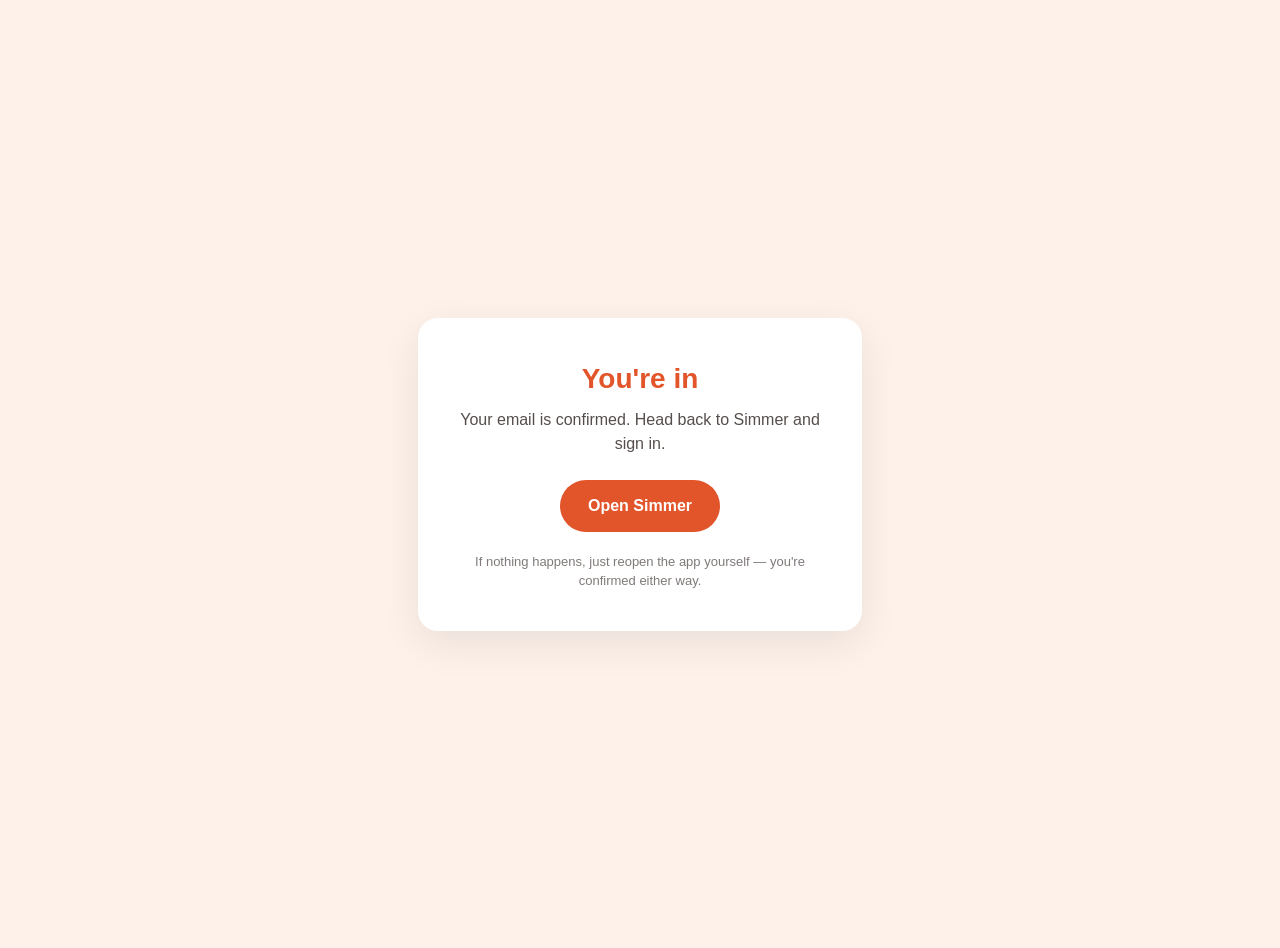
<file: confirmed/index.html>
<!doctype html>
<html lang="en">
<head>
<meta charset="utf-8">
<meta name="viewport" content="width=device-width, initial-scale=1">
<title>Simmer — email confirmed</title>
<style>
  :root { color-scheme: light dark; }
  body {
    margin: 0; min-height: 100vh; display: grid; place-items: center;
    background: #fdf1ea; color: #2c2320;
    font: 16px/1.5 -apple-system, BlinkMacSystemFont, "Segoe UI", Roboto, sans-serif;
    padding: 24px;
  }
  @media (prefers-color-scheme: dark) {
    body { background: #1a1512; color: #f3e7e0; }
    .card { background: #241d19 !important; }
  }
  .card {
    background: #fff; border-radius: 20px; padding: 40px 32px; max-width: 380px;
    text-align: center; box-shadow: 0 12px 40px rgba(0,0,0,.08);
  }
  h1 { margin: 0 0 8px; font-size: 28px; color: #e2542a; }
  p { margin: 0 0 24px; opacity: .8; }
  a.btn {
    display: inline-block; background: #e2542a; color: #fff; text-decoration: none;
    padding: 14px 28px; border-radius: 999px; font-weight: 600;
  }
  .hint { margin-top: 20px; font-size: 13px; opacity: .6; }
</style>
</head>
<body>
  <div class="card">
    <h1>You're in</h1>
    <p>Your email is confirmed. Head back to Simmer and sign in.</p>
    <a class="btn" href="simmer://auth/confirmed">Open Simmer</a>
    <div class="hint">If nothing happens, just reopen the app yourself — you're confirmed either way.</div>
  </div>
  <script>
    // On a phone this lands straight in the app. On a desktop the scheme is
    // unknown and nothing happens, which is why the page says something useful
    // on its own rather than relying on the bounce.
    if (/iPhone|iPad|Android/i.test(navigator.userAgent)) {
      setTimeout(function () { location.href = "simmer://auth/confirmed"; }, 400);
    }
  </script>
</body>
</html>
</file>
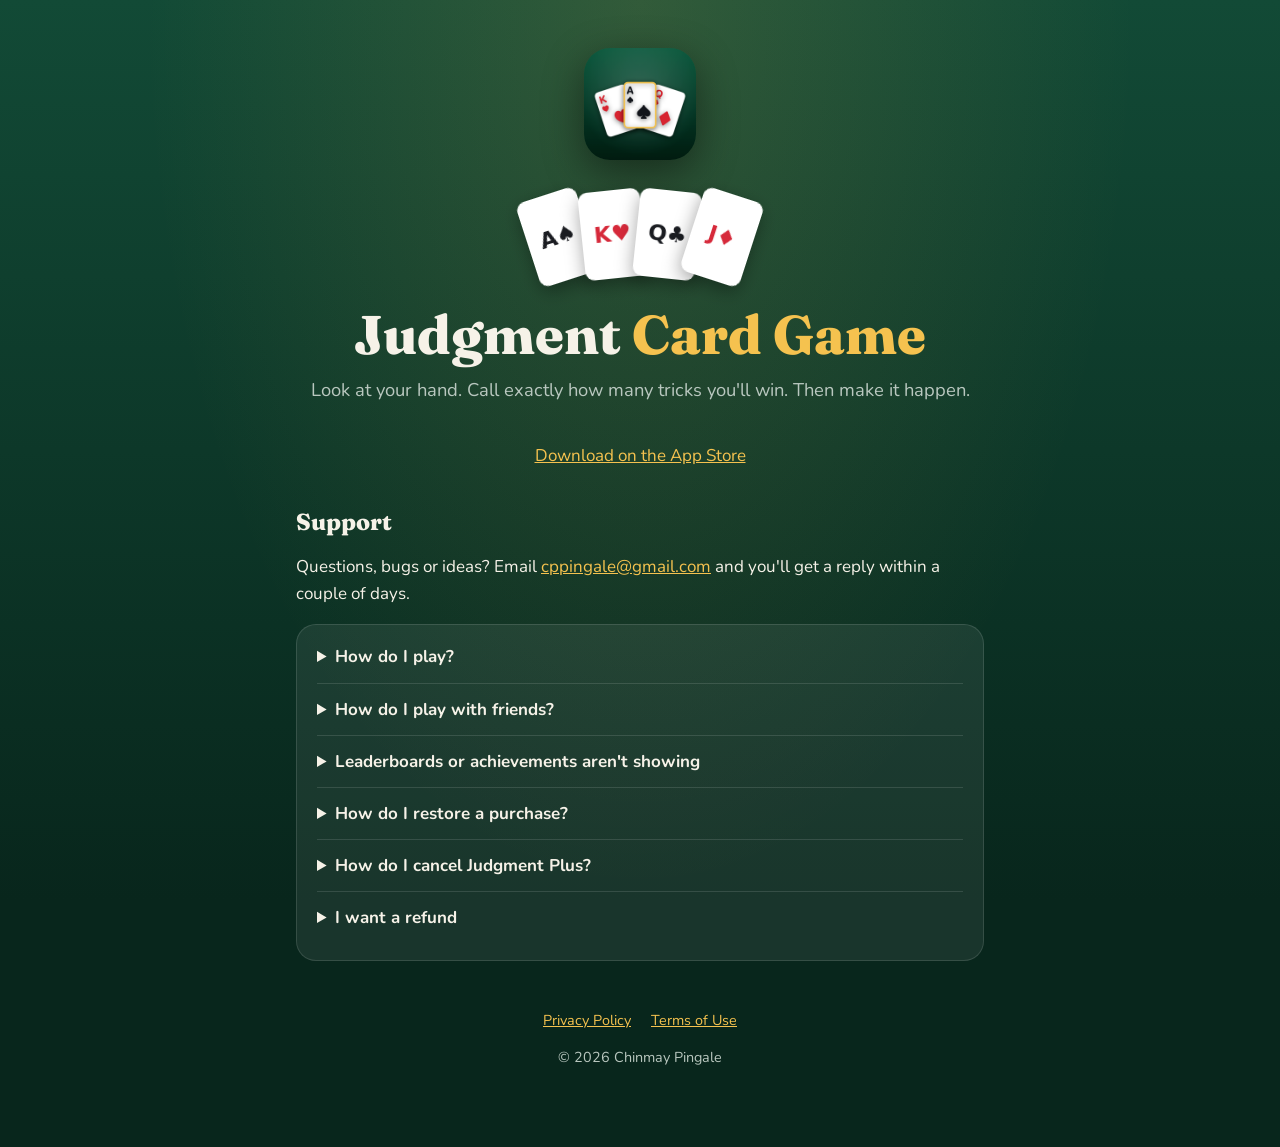
<file: judgment/index.html>
<!doctype html>
<html lang="en">
<head>
<meta charset="utf-8">
<meta name="viewport" content="width=device-width, initial-scale=1">
<meta name="description" content="Judgment is a trick-taking card game for iPhone: predict exactly how many tricks you'll win, then play to hit it. Play bots or friends online with Game Center.">
<meta name="apple-itunes-app" content="app-id=6820460762">
<title>Judgment: Card Game</title>
<link rel="icon" href="icon.png">
<link rel="preconnect" href="https://fonts.googleapis.com">
<link rel="preconnect" href="https://fonts.gstatic.com" crossorigin>
<link rel="stylesheet" href="https://fonts.googleapis.com/css2?family=Fraunces:opsz,wght@9..144,800&family=Nunito:wght@400;700&display=swap">
<link rel="stylesheet" href="style.css">
</head>
<body>
<main>
  <section class="hero">
    <img class="icon" src="icon.png" alt="Judgment app icon">
    <div class="fan" aria-hidden="true"><span>A♠</span><span class="r">K♥</span><span>Q♣</span><span class="r">J♦</span></div>
    <h1>Judgment <em>Card Game</em></h1>
    <p class="lede">Look at your hand. Call exactly how many tricks you'll win. Then make it happen.</p>
    <a class="badge" href="https://apps.apple.com/app/id6820460762">Download on the App Store</a>
  </section>

  <h2>Support</h2>
  <p>Questions, bugs or ideas? Email <a href="mailto:cppingale@gmail.com?subject=Judgment">cppingale@gmail.com</a> and you'll get a reply within a couple of days.</p>

  <div class="card">
    <details>
      <summary>How do I play?</summary>
      <p>Each round everyone bids how many tricks they'll take. Hit your bid exactly to score 10 plus your bid; miss and you score nothing. Trumps rotate spades, hearts, diamonds, clubs. The in-app How to Play walks through it with animations.</p>
    </details>
    <details>
      <summary>How do I play with friends?</summary>
      <p>Sign in to Game Center (Settings › Game Center), then tap Invite on the home screen. Friends join your lobby, and empty seats can be filled with bots.</p>
    </details>
    <details>
      <summary>Leaderboards or achievements aren't showing</summary>
      <p>They need Game Center. Sign in, open the app once, and your best score, wins, streak and XP are sent automatically.</p>
    </details>
    <details>
      <summary>How do I restore a purchase?</summary>
      <p>Open Judgment Plus or Table themes and tap Restore purchases. Purchases are tied to your Apple ID.</p>
    </details>
    <details>
      <summary>How do I cancel Judgment Plus?</summary>
      <p>Subscriptions are managed by Apple: Settings › your name › Subscriptions › Judgment. Cancel at least 24 hours before renewal to avoid the next charge. <a href="https://apps.apple.com/account/subscriptions">Manage subscriptions</a>.</p>
    </details>
    <details>
      <summary>I want a refund</summary>
      <p>Refunds are handled by Apple at <a href="https://reportaproblem.apple.com">reportaproblem.apple.com</a>.</p>
    </details>
  </div>

  <footer>
    <a href="privacy/">Privacy Policy</a>
    <a href="https://www.apple.com/legal/internet-services/itunes/dev/stdeula/">Terms of Use</a>
    <p>© 2026 Chinmay Pingale</p>
  </footer>
</main>
</body>
</html>
</file>
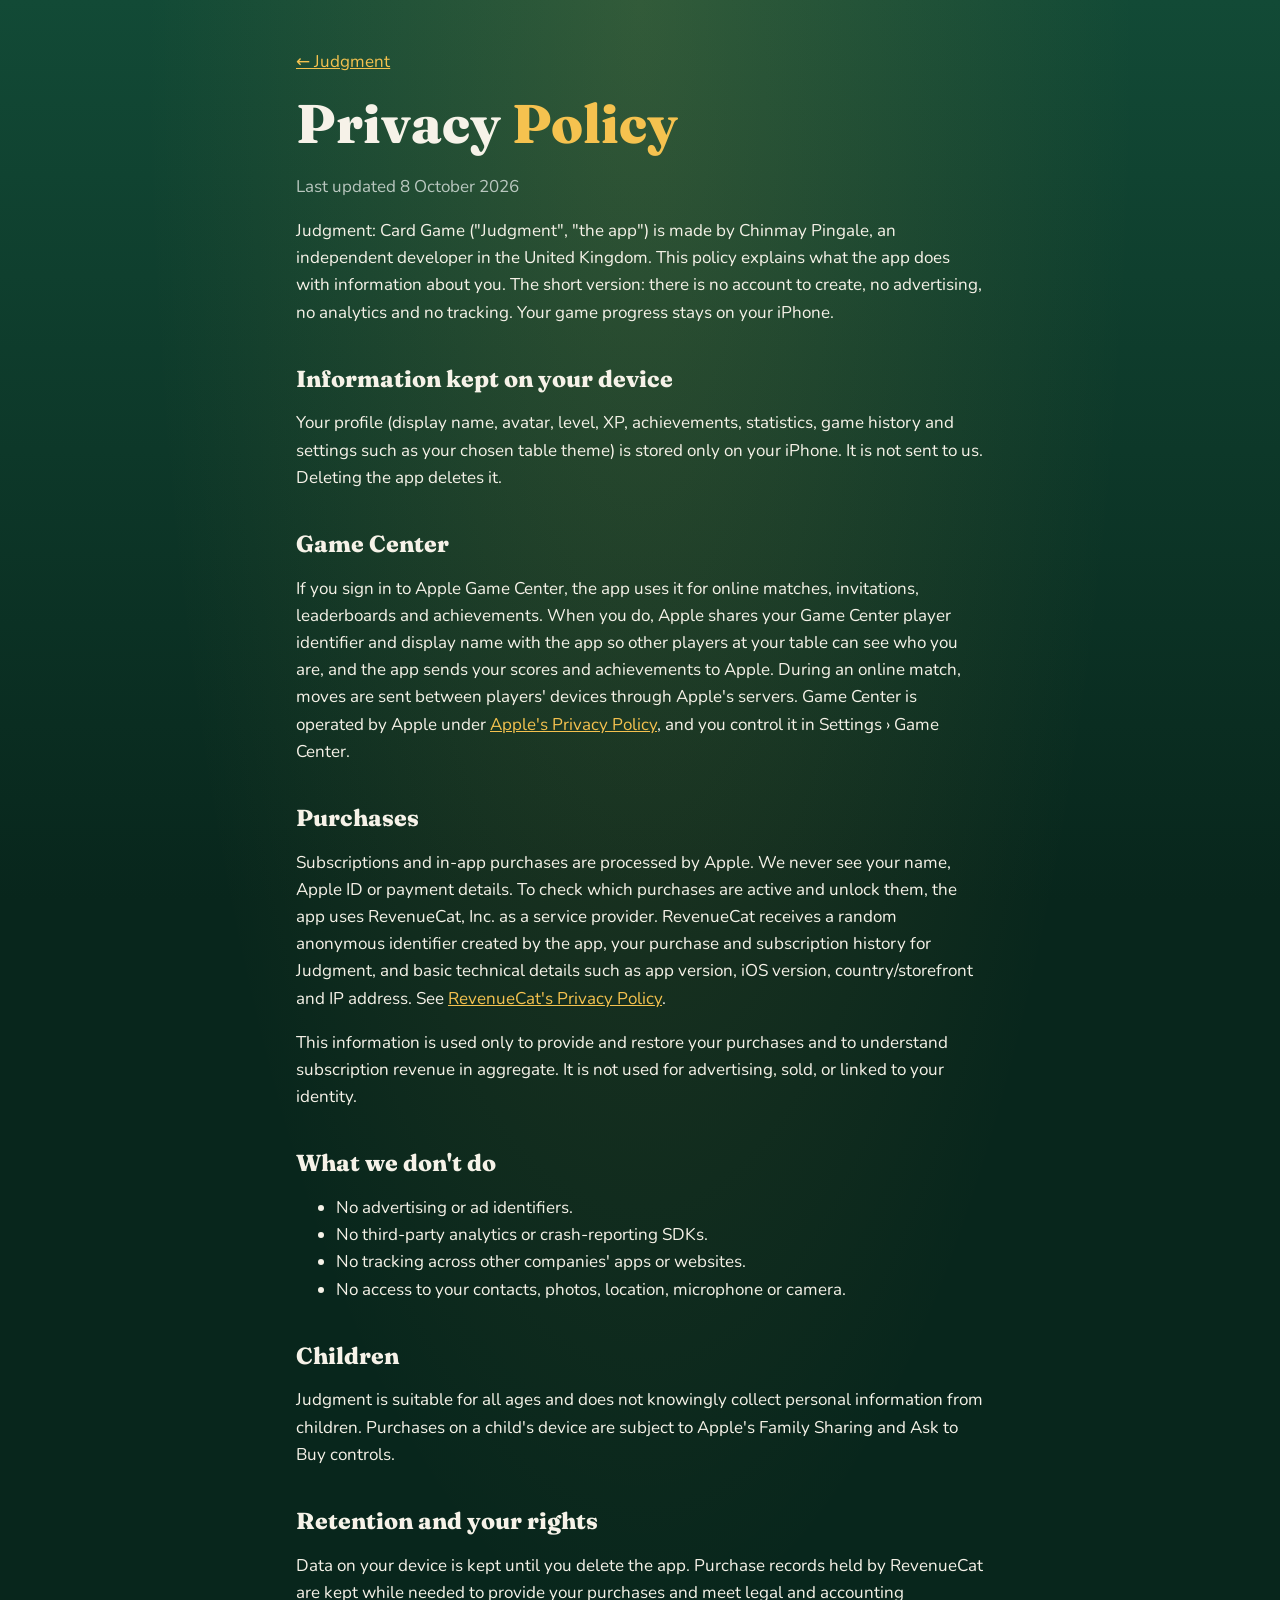
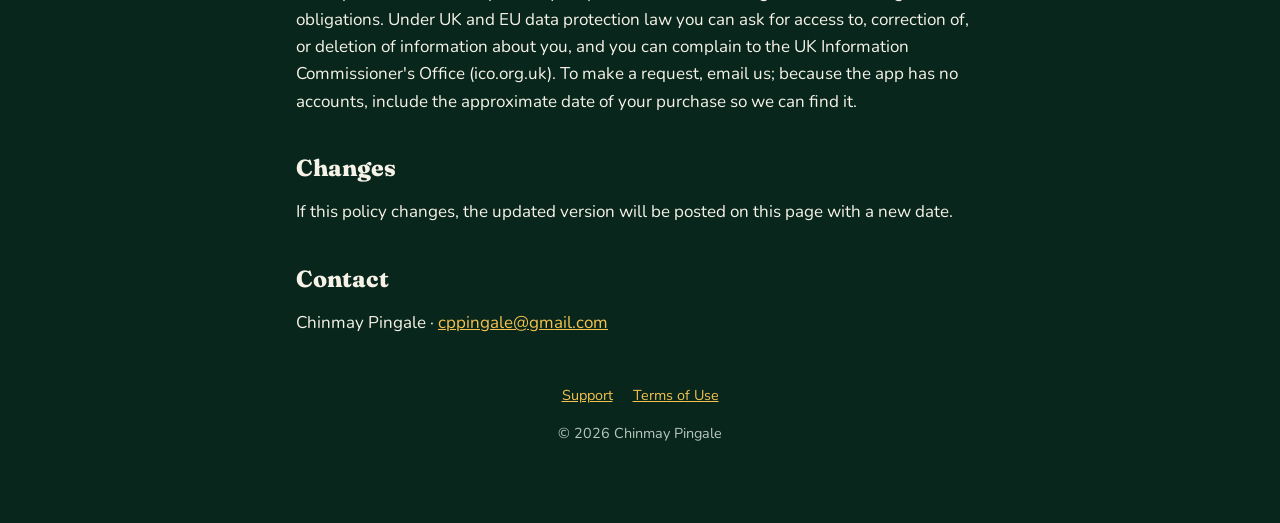
<file: judgment/privacy/index.html>
<!doctype html>
<html lang="en">
<head>
<meta charset="utf-8">
<meta name="viewport" content="width=device-width, initial-scale=1">
<meta name="description" content="Privacy policy for Judgment: Card Game on iPhone.">
<title>Judgment Privacy Policy</title>
<link rel="icon" href="../icon.png">
<link rel="preconnect" href="https://fonts.googleapis.com">
<link rel="preconnect" href="https://fonts.gstatic.com" crossorigin>
<link rel="stylesheet" href="https://fonts.googleapis.com/css2?family=Fraunces:opsz,wght@9..144,800&family=Nunito:wght@400;700&display=swap">
<link rel="stylesheet" href="../style.css">
</head>
<body>
<main>
  <a href="../">← Judgment</a>
  <h1>Privacy <em>Policy</em></h1>
  <p class="muted">Last updated 8 October 2026</p>

  <p>Judgment: Card Game ("Judgment", "the app") is made by Chinmay Pingale, an independent developer in the United Kingdom. This policy explains what the app does with information about you. The short version: there is no account to create, no advertising, no analytics and no tracking. Your game progress stays on your iPhone.</p>

  <h2>Information kept on your device</h2>
  <p>Your profile (display name, avatar, level, XP, achievements, statistics, game history and settings such as your chosen table theme) is stored only on your iPhone. It is not sent to us. Deleting the app deletes it.</p>

  <h2>Game Center</h2>
  <p>If you sign in to Apple Game Center, the app uses it for online matches, invitations, leaderboards and achievements. When you do, Apple shares your Game Center player identifier and display name with the app so other players at your table can see who you are, and the app sends your scores and achievements to Apple. During an online match, moves are sent between players' devices through Apple's servers. Game Center is operated by Apple under <a href="https://www.apple.com/legal/privacy/">Apple's Privacy Policy</a>, and you control it in Settings › Game Center.</p>

  <h2>Purchases</h2>
  <p>Subscriptions and in-app purchases are processed by Apple. We never see your name, Apple ID or payment details. To check which purchases are active and unlock them, the app uses RevenueCat, Inc. as a service provider. RevenueCat receives a random anonymous identifier created by the app, your purchase and subscription history for Judgment, and basic technical details such as app version, iOS version, country/storefront and IP address. See <a href="https://www.revenuecat.com/privacy">RevenueCat's Privacy Policy</a>.</p>
  <p>This information is used only to provide and restore your purchases and to understand subscription revenue in aggregate. It is not used for advertising, sold, or linked to your identity.</p>

  <h2>What we don't do</h2>
  <ul>
    <li>No advertising or ad identifiers.</li>
    <li>No third-party analytics or crash-reporting SDKs.</li>
    <li>No tracking across other companies' apps or websites.</li>
    <li>No access to your contacts, photos, location, microphone or camera.</li>
  </ul>

  <h2>Children</h2>
  <p>Judgment is suitable for all ages and does not knowingly collect personal information from children. Purchases on a child's device are subject to Apple's Family Sharing and Ask to Buy controls.</p>

  <h2>Retention and your rights</h2>
  <p>Data on your device is kept until you delete the app. Purchase records held by RevenueCat are kept while needed to provide your purchases and meet legal and accounting obligations. Under UK and EU data protection law you can ask for access to, correction of, or deletion of information about you, and you can complain to the UK Information Commissioner's Office (ico.org.uk). To make a request, email us; because the app has no accounts, include the approximate date of your purchase so we can find it.</p>

  <h2>Changes</h2>
  <p>If this policy changes, the updated version will be posted on this page with a new date.</p>

  <h2>Contact</h2>
  <p>Chinmay Pingale · <a href="mailto:cppingale@gmail.com?subject=Judgment%20privacy">cppingale@gmail.com</a></p>

  <footer>
    <a href="../">Support</a>
    <a href="https://www.apple.com/legal/internet-services/itunes/dev/stdeula/">Terms of Use</a>
    <p>© 2026 Chinmay Pingale</p>
  </footer>
</main>
</body>
</html>
</file>
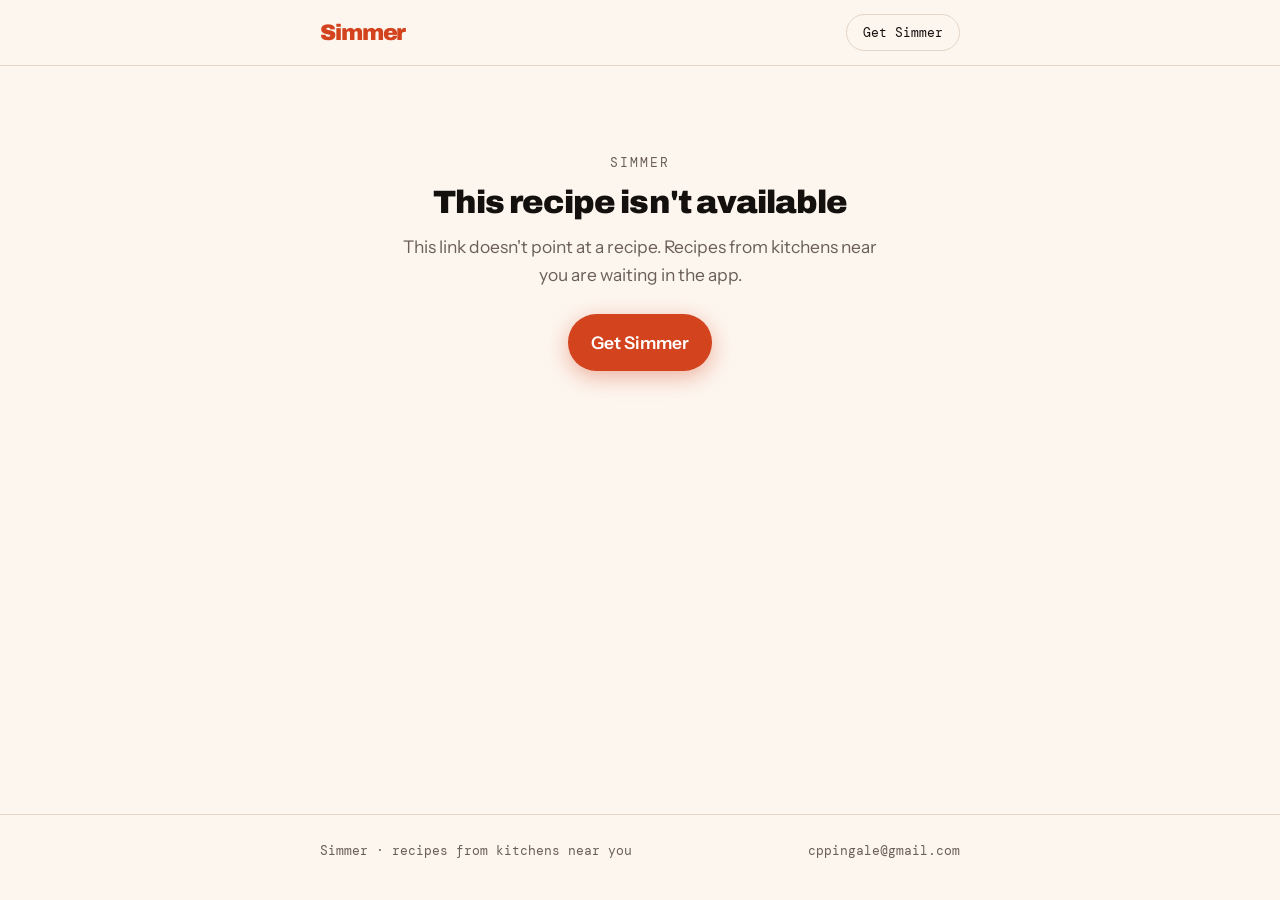
<file: simmer/recipe/index.html>
<!doctype html>
<html lang="en">
<head>
<meta charset="utf-8">
<meta name="viewport" content="width=device-width, initial-scale=1">
<meta name="apple-itunes-app" content="app-id=6807446103">
<title>A recipe on Simmer</title>
<meta name="description" content="A recipe posted by a cook near you on Simmer — ingredients with quantities, steps with photos, and the cook-along video.">
<!-- Static defaults only. Crawlers never run the script below, so the card a
     link unfurls into is the same for every recipe; the caption the app
     shares alongside the link carries the dish. -->
<meta property="og:type" content="article">
<meta property="og:site_name" content="Simmer">
<meta property="og:title" content="A recipe on Simmer">
<meta property="og:description" content="Recipes from kitchens near you — quantities, steps, photos and cook-along videos.">
<meta property="og:image" content="https://chinmay-92.github.io/simmer/art/hero.jpg">
<meta name="twitter:card" content="summary_large_image">
<link rel="preconnect" href="https://fonts.googleapis.com">
<link rel="preconnect" href="https://fonts.gstatic.com" crossorigin>
<link rel="stylesheet" href="https://fonts.googleapis.com/css2?family=Archivo:wght@500;700;900&family=Instrument+Sans:wght@400;500;600&family=DM+Mono:wght@400;500&display=swap">

<style>
  :root {
    color-scheme: light dark;
    --ground:      #FDF6EF;
    --raised:      #FFFFFF;
    --sunk:        #F3E9DD;
    --ink:         #14100E;
    --ink-soft:    #6B5F58;
    --rule:        #E4D6C7;
    --ember:       #D2431E;
    --saffron:     #B8760C;
    --shadow:      0 1px 2px rgba(20,16,14,.06), 0 10px 30px rgba(20,16,14,.08);

    --step--1: clamp(.78rem, .76rem + .1vw, .84rem);
    --step-0:  clamp(1rem, .97rem + .16vw, 1.09rem);
    --step-1:  clamp(1.2rem, 1.12rem + .38vw, 1.45rem);
    --step-2:  clamp(1.5rem, 1.3rem + .9vw, 2.1rem);
    --step-3:  clamp(2rem, 1.5rem + 2.2vw, 3rem);
  }
  @media (prefers-color-scheme: dark) {
    :root:not([data-theme="light"]) {
      --ground:   #14100E;
      --raised:   #1F1A17;
      --sunk:     #100C0A;
      --ink:      #FDF6EF;
      --ink-soft: #9C8F86;
      --rule:     #342C26;
      --ember:    #FF6A3D;
      --saffron:  #F5A623;
      --shadow:   0 1px 2px rgba(0,0,0,.4), 0 14px 36px rgba(0,0,0,.4);
    }
  }
  :root[data-theme="dark"] {
    --ground:   #14100E;
    --raised:   #1F1A17;
    --sunk:     #100C0A;
    --ink:      #FDF6EF;
    --ink-soft: #9C8F86;
    --rule:     #342C26;
    --ember:    #FF6A3D;
    --saffron:  #F5A623;
    --shadow:   0 1px 2px rgba(0,0,0,.4), 0 14px 36px rgba(0,0,0,.4);
  }

  * { box-sizing: border-box; }
  body {
    margin: 0; min-height: 100vh; display: flex; flex-direction: column;
    background: var(--ground); color: var(--ink);
    font-family: "Instrument Sans", ui-sans-serif, system-ui, -apple-system, sans-serif;
    font-size: var(--step-0); line-height: 1.6;
    -webkit-font-smoothing: antialiased;
  }
  .wrap { width: min(640px, 100% - 2rem); margin-inline: auto; }
  h1, h2 {
    font-family: Archivo, ui-sans-serif, system-ui, sans-serif;
    font-weight: 900; line-height: .98; letter-spacing: -.03em;
    text-wrap: balance; margin: 0;
  }
  p { margin: 0; }
  a { color: inherit; }
  img, video { max-width: 100%; display: block; }
  :focus-visible { outline: 3px solid var(--ember); outline-offset: 3px; border-radius: 2px; }
  [hidden] { display: none !important; }

  .mono {
    font-family: "DM Mono", ui-monospace, monospace; font-size: var(--step--1);
    color: var(--ink-soft); font-variant-numeric: tabular-nums;
  }
  .eyebrow {
    font-family: "DM Mono", ui-monospace, monospace; font-size: var(--step--1);
    letter-spacing: .14em; text-transform: uppercase; color: var(--ember); margin: 0;
  }

  /* ---- masthead -------------------------------------------------------- */
  header.top { border-bottom: 1px solid var(--rule); }
  header.top .wrap { display: flex; align-items: center; gap: .6rem; padding: .85rem 0; }
  .mark {
    font-family: Archivo, sans-serif; font-weight: 900; font-size: 1.4rem;
    letter-spacing: -.05em; color: var(--ember); text-decoration: none; margin-right: auto;
  }
  .top-cta {
    font-family: "DM Mono", monospace; font-size: var(--step--1); text-decoration: none;
    border: 1px solid var(--rule); color: var(--ink); border-radius: 100px;
    padding: .45rem 1rem; white-space: nowrap; transition: color .2s, border-color .2s, background .2s;
  }
  .top-cta:hover { background: var(--ember); border-color: var(--ember); color: #fff; }

  /* ---- buttons --------------------------------------------------------- */
  .routes { display: flex; flex-wrap: wrap; gap: .75rem; margin-top: 1.6rem; }
  .btn {
    display: inline-flex; align-items: center; justify-content: center; gap: .6rem;
    text-decoration: none; border-radius: 100px; padding: .85rem 1.4rem; font-weight: 600;
    border: 1px solid transparent; white-space: nowrap;
    transition: transform .2s cubic-bezier(.2,0,0,1), background .2s, border-color .2s, box-shadow .2s;
  }
  .btn:hover { transform: translateY(-2px); }
  .btn-primary {
    background: var(--ember); color: #fff;
    box-shadow: 0 6px 22px color-mix(in srgb, var(--ember) 38%, transparent);
  }
  .btn-ghost { border-color: var(--rule); color: var(--ink); background: var(--raised); }
  .btn-ghost:hover { border-color: var(--ember); color: var(--ember); }
  @media (max-width: 420px) { .routes .btn { flex: 1 1 100%; } }

  /* ---- the recipe ------------------------------------------------------ */
  main { flex: 1; padding: 1.5rem 0 3rem; }
  .cover {
    margin: 0 0 1.4rem; border-radius: 20px; overflow: hidden;
    background: #0B0808; box-shadow: var(--shadow);
  }
  .cover img { width: 100%; aspect-ratio: 4 / 3; object-fit: cover; }
  .cover video { width: 100%; max-height: 70vh; background: #0B0808; }
  .byline { margin-bottom: .7rem; }
  h1 { font-size: var(--step-3); }
  .timeline { margin-top: .9rem; }

  section.part { margin-top: 2.4rem; }
  section.part > h2 {
    font-family: "DM Mono", ui-monospace, monospace; font-weight: 500;
    font-size: var(--step--1); letter-spacing: .14em; text-transform: uppercase;
    color: var(--ember); padding-bottom: .7rem; border-bottom: 2px solid var(--ink);
  }

  .ingredients { list-style: none; margin: 0; padding: 0; }
  .ingredients li {
    display: grid; grid-template-columns: minmax(5.5rem, auto) 1fr; gap: 1rem;
    padding: .7rem .15rem; border-bottom: 1px solid var(--rule); align-items: baseline;
  }
  .ingredients .qty { color: var(--saffron); }
  .ingredients li.single { grid-template-columns: 1fr; }

  .steps { list-style: none; margin: 0; padding: 0; counter-reset: step; }
  .steps li {
    counter-increment: step; display: grid; grid-template-columns: 2.6rem 1fr; gap: .4rem 1rem;
    padding: 1.1rem 0; border-bottom: 1px solid var(--rule);
  }
  .steps li::before {
    content: counter(step); grid-row: 1 / span 3;
    font-family: Archivo, sans-serif; font-weight: 900; font-size: var(--step-2);
    line-height: 1; letter-spacing: -.04em; color: var(--ember);
  }
  .steps p { grid-column: 2; }
  .steps .legacy { grid-column: 2; }
  .steps .step-media { grid-column: 2; margin: .4rem 0 0; border-radius: 14px; overflow: hidden; background: #0B0808; }
  .steps .step-media img { width: 100%; max-height: 420px; object-fit: cover; }
  .steps .step-media video { width: 100%; max-height: 420px; }

  .full-video { margin: 1rem 0 0; border-radius: 16px; overflow: hidden; background: #0B0808; box-shadow: var(--shadow); }
  .full-video video { width: 100%; max-height: 70vh; }

  .notes { margin-top: 1rem; color: var(--ink-soft); white-space: pre-line; }
  .nutrition { margin-top: 1rem; }
  .social { margin-top: 2.2rem; padding-top: 1rem; border-top: 1px solid var(--rule); }

  /* ---- closing card, and the states ------------------------------------ */
  .card {
    margin-top: 2.6rem; background: var(--raised); border: 1px solid var(--rule);
    border-radius: 18px; padding: 1.6rem; box-shadow: var(--shadow);
  }
  .card h2 { font-size: var(--step-2); margin-top: .6rem; }
  .card p { margin-top: .8rem; color: var(--ink-soft); max-width: 48ch; }
  .state { text-align: center; padding: 3rem 0; }
  .state h1 { font-size: var(--step-2); }
  .state p { margin: .9rem auto 0; color: var(--ink-soft); max-width: 40ch; }
  .state .routes { justify-content: center; }
  .pulse { color: var(--ink-soft); animation: pulse 1.4s ease-in-out infinite; }
  @keyframes pulse { 50% { opacity: .45; } }

  footer {
    border-top: 1px solid var(--rule); padding: 1.6rem 0 2.4rem;
    font-family: "DM Mono", monospace; font-size: var(--step--1); color: var(--ink-soft);
  }
  footer .wrap { display: flex; flex-wrap: wrap; gap: .5rem 1.4rem; justify-content: space-between; }

  @media (prefers-reduced-motion: reduce) {
    .btn:hover { transform: none; }
    .pulse { animation: none; }
  }
</style>
</head>
<body>

<header class="top">
  <div class="wrap">
    <a class="mark" href="../">Simmer</a>
    <a class="top-cta" href="../">Get Simmer</a>
  </div>
</header>

<main>
  <div class="wrap">

    <section class="state" id="loading" aria-live="polite">
      <p class="mono pulse">Fetching the recipe…</p>
    </section>

    <section class="state" id="missing" hidden>
      <p class="eyebrow">Simmer</p>
      <h1 style="margin-top:.8rem">This recipe isn't available</h1>
      <p id="missing-why">The cook may have taken it down, or the link didn't survive the trip. Recipes from kitchens near you are waiting in the app.</p>
      <div class="routes">
        <a class="btn btn-primary" href="https://apps.apple.com/app/simmer/id6807446103">Get Simmer</a>
      </div>
    </section>

    <article id="recipe" hidden>
      <figure class="cover" id="cover" hidden></figure>
      <p class="eyebrow byline" id="byline"></p>
      <h1 id="dish"></h1>
      <p class="mono timeline" id="timeline" hidden></p>

      <div class="routes">
        <a class="btn btn-primary" id="open" href="#">Open in Simmer</a>
        <a class="btn btn-ghost" href="https://apps.apple.com/app/simmer/id6807446103">Get Simmer</a>
      </div>

      <section class="part" id="ingredients-part" hidden>
        <h2>Ingredients</h2>
        <ul class="ingredients" id="ingredients"></ul>
      </section>

      <section class="part" id="steps-part" hidden>
        <h2>Method</h2>
        <ol class="steps" id="steps"></ol>
      </section>

      <section class="part" id="video-part" hidden>
        <h2>Cook-along</h2>
        <div class="full-video" id="full-video"></div>
      </section>

      <section class="part" id="notes-part" hidden>
        <h2>Notes</h2>
        <p class="notes" id="notes"></p>
      </section>

      <section class="part" id="nutrition-part" hidden>
        <h2>Per serving</h2>
        <p class="mono nutrition" id="nutrition"></p>
      </section>

      <p class="mono social" id="social" hidden></p>

      <aside class="card">
        <p class="eyebrow">Cooked near you</p>
        <h2>See what else your neighbours are making.</h2>
        <p>Simmer is a feed of recipes from kitchens within 50 miles. React, tip the cook, and post your own — it's free on the App Store for iPhone.</p>
        <div class="routes">
          <a class="btn btn-ghost" href="https://apps.apple.com/app/simmer/id6807446103">Get Simmer</a>
        </div>
      </aside>
    </article>

  </div>
</main>

<footer>
  <div class="wrap">
    <span>Simmer · recipes from kitchens near you</span>
    <span>cppingale@gmail.com</span>
  </div>
</footer>

<script>
  (function () {
    // The anon key is public by design: it only reaches what row-level
    // security and the definer RPC below choose to expose.
    var SUPABASE_URL = "https://qhjlszkaishjsethmjvo.supabase.co";
    var ANON_KEY = "eyJhbGciOiJIUzI1NiIsInR5cCI6IkpXVCJ9.eyJpc3MiOiJzdXBhYmFzZSIsInJlZiI6InFoamxzemthaXNoanNldGhtanZvIiwicm9sZSI6ImFub24iLCJpYXQiOjE3ODgzODEwMDksImV4cCI6MjEwMzk1NzAwOX0.QvLtG7o5_JzBJIasm24GrWKra8YXDsE0ZSenunRHl2w";

    var $ = function (id) { return document.getElementById(id); };
    var show = function (id, on) { $(id).hidden = !on; };

    function el(tag, cls, text) {
      var n = document.createElement(tag);
      if (cls) n.className = cls;
      if (text != null) n.textContent = text;
      return n;
    }

    function fail(why) {
      show("loading", false);
      show("recipe", false);
      if (why) $("missing-why").textContent = why;
      show("missing", true);
    }

    var id = new URLSearchParams(location.search).get("id") || "";
    if (!/^[0-9a-f]{8}-[0-9a-f]{4}-[0-9a-f]{4}-[0-9a-f]{4}-[0-9a-f]{12}$/i.test(id)) {
      fail("This link doesn't point at a recipe. Recipes from kitchens near you are waiting in the app.");
      return;
    }

    // On a phone this lands straight in the app when it is installed. On a
    // desktop the scheme is unknown and nothing happens, which is why the
    // page renders the whole recipe rather than relying on the bounce.
    var appLink = "simmer://recipe/" + id.toLowerCase();
    $("open").href = appLink;
    if (/iPhone|iPad|Android/i.test(navigator.userAgent)) {
      setTimeout(function () { location.href = appLink; }, 500);
    }

    // ---- helpers ----------------------------------------------------------

    function isVideo(kind, url) {
      if (kind && /video/i.test(String(kind))) return true;
      if (kind && /photo|image/i.test(String(kind))) return false;
      return /\.(mp4|mov|m4v|webm)(\?|$)/i.test(url || "");
    }

    function media(url, kind, alt) {
      if (isVideo(kind, url)) {
        var v = document.createElement("video");
        v.controls = true; v.playsInline = true; v.preload = "metadata"; v.src = url;
        return v;
      }
      var img = document.createElement("img");
      img.src = url; img.alt = alt || ""; img.loading = "lazy";
      return img;
    }

    function unitLabel(u) {
      var s = String(u == null ? "" : u).toLowerCase().replace(/_/g, " ").trim();
      if (!s || s === "none") return "";
      if (s === "totaste" || s === "to taste") return "to taste";
      return s;
    }

    function minutes(n) { return n + " min"; }

    function plural(n, one, many) { return n + " " + (n === 1 ? one : many); }

    function num(v) { return typeof v === "number" && isFinite(v) ? v : null; }

    // ---- render -----------------------------------------------------------

    function render(r) {
      var dish = (r.dish || "Untitled recipe").trim();
      document.title = dish + " · Simmer";
      $("dish").textContent = dish;

      var by = [];
      if (r.handle) by.push("@" + String(r.handle).replace(/^@/, ""));
      if (r.cuisine) by.push(r.cuisine);
      $("byline").textContent = by.join(" · ");
      show("byline", by.length > 0);

      if (r.cover_url) {
        var cover = $("cover");
        cover.appendChild(media(r.cover_url, r.cover_kind, dish));
        show("cover", true);
      }

      var prep = num(r.prep_minutes), cook = num(r.cook_minutes), serves = num(r.servings);
      var t = [];
      if (prep) t.push(minutes(prep) + " prep");
      if (cook) t.push(minutes(cook) + " cook");
      if (prep && cook) t.push(minutes(prep + cook) + " total");
      if (serves) t.push("serves " + serves);
      if (t.length) { $("timeline").textContent = t.join(" · "); show("timeline", true); }

      var ings = Array.isArray(r.ingredients) ? r.ingredients : [];
      if (ings.length) {
        var ul = $("ingredients");
        ings.forEach(function (i) {
          if (!i) return;
          var q = String(i.quantity || "").trim();
          var u = unitLabel(i.unit);
          var n = String(i.name || "").trim();
          var li = el("li");
          if (u === "to taste") {
            if (q) li.appendChild(el("span", "mono qty", q)); else li.className = "single";
            li.appendChild(el("span", null, n + ", to taste"));
          } else {
            var amount = [q, u].filter(Boolean).join(" ");
            if (amount) li.appendChild(el("span", "mono qty", amount)); else li.className = "single";
            li.appendChild(el("span", null, n));
          }
          ul.appendChild(li);
        });
        show("ingredients-part", true);
      }

      var steps = Array.isArray(r.steps) ? r.steps : [];
      if (steps.length) {
        var ol = $("steps");
        steps.forEach(function (s) {
          if (!s) return;
          var li = el("li");
          li.appendChild(el("p", null, String(s.text || "").trim()));
          if (s.media_url) {
            var fig = el("figure", "step-media");
            fig.appendChild(media(s.media_url, s.media_kind, ""));
            li.appendChild(fig);
          }
          // Older posts kept a free-text ingredient line on each step.
          var legacy = Array.isArray(s.ingredients) ? s.ingredients.filter(Boolean) : [];
          if (legacy.length) li.appendChild(el("p", "mono legacy", legacy.join(" · ")));
          ol.appendChild(li);
        });
        show("steps-part", true);
      }

      if (r.video_url) {
        $("full-video").appendChild(media(r.video_url, "Video", dish));
        show("video-part", true);
      }

      var notes = String(r.method || "").trim();
      if (notes) { $("notes").textContent = notes; show("notes-part", true); }

      var nut = [];
      if (num(r.calories) != null) nut.push(r.calories + " kcal");
      if (num(r.protein_g) != null) nut.push(r.protein_g + " g protein");
      if (num(r.carbs_g) != null) nut.push(r.carbs_g + " g carbs");
      if (num(r.fibre_g) != null) nut.push(r.fibre_g + " g fibre");
      if (num(r.fat_g) != null) nut.push(r.fat_g + " g fat");
      if (nut.length) { $("nutrition").textContent = nut.join(" · "); show("nutrition-part", true); }

      var social = [];
      var counts = r.reaction_counts && typeof r.reaction_counts === "object" ? r.reaction_counts : {};
      var reactions = Object.keys(counts).reduce(function (sum, k) { return sum + (num(counts[k]) || 0); }, 0);
      if (reactions) social.push(plural(reactions, "reaction", "reactions"));
      var tips = num(r.tips_received);
      if (tips) social.push(plural(tips, "tip", "tips"));
      var posted = r.created_at ? new Date(r.created_at) : null;
      if (posted && !isNaN(posted)) {
        social.push("posted " + new Intl.DateTimeFormat(undefined, { day: "numeric", month: "short", year: "numeric" }).format(posted));
      }
      if (social.length) { $("social").textContent = social.join(" · "); show("social", true); }

      show("loading", false);
      show("recipe", true);
    }

    // ---- fetch ------------------------------------------------------------

    fetch(SUPABASE_URL + "/rest/v1/rpc/public_recipe", {
      method: "POST",
      headers: {
        "apikey": ANON_KEY,
        "Authorization": "Bearer " + ANON_KEY,
        "Content-Type": "application/json",
        "Accept": "application/json"
      },
      body: JSON.stringify({ p_id: id })
    }).then(function (res) {
      if (!res.ok) throw new Error("HTTP " + res.status);
      return res.text();
    }).then(function (body) {
      var data = body ? JSON.parse(body) : null;
      if (Array.isArray(data)) data = data[0] || null;
      if (!data || typeof data !== "object" || !data.dish) { fail(); return; }
      render(data);
    }).catch(function () {
      fail("We couldn't reach the kitchen just now. Try again in a moment, or open it in the app.");
    });
  })();
</script>
</body>
</html>
</file>
<file: judgment/style.css>
:root {
  --felt-top: #124a36;
  --felt-bottom: #08261c;
  --panel: rgba(255, 255, 255, .07);
  --rule: rgba(255, 255, 255, .12);
  --ink: #f6f2e8;
  --ink-soft: #b9c7bf;
  --gold: #f5c24f;
  --red: #d6293a;
}

* { box-sizing: border-box; }

body {
  margin: 0;
  min-height: 100vh;
  color: var(--ink);
  background: radial-gradient(ellipse at 50% 0%, rgba(245, 194, 79, .14), transparent 55%),
              linear-gradient(var(--felt-top), var(--felt-bottom)) fixed;
  background-color: var(--felt-bottom);
  font: 400 17px/1.6 "Nunito", ui-rounded, system-ui, sans-serif;
}

main { max-width: 720px; margin: 0 auto; padding: 48px 16px 64px; }

a { color: var(--gold); }

h1, h2 { font-family: "Fraunces", Georgia, serif; font-weight: 800; line-height: 1.15; }
h1 { font-size: clamp(2.2rem, 1.6rem + 3vw, 3.4rem); margin: 18px 0 8px; }
h1 em { font-style: normal; color: var(--gold); }
h2 { font-size: 1.45rem; margin: 40px 0 10px; }
h3 { margin: 22px 0 4px; font-size: 1.05rem; }

.lede { color: var(--ink-soft); font-size: 1.15rem; margin: 0 0 28px; }

.hero { text-align: center; }
.icon { width: 112px; height: 112px; border-radius: 26px; box-shadow: 0 12px 40px rgba(0, 0, 0, .45); }

.fan { display: flex; justify-content: center; margin: 22px 0 6px; height: 96px; }
.fan span {
  width: 62px; height: 88px; margin: 0 -10px; border-radius: 9px;
  background: #fff; color: #1a1c21; font: 700 22px/1 ui-rounded, system-ui;
  display: grid; place-items: center; box-shadow: 0 6px 18px rgba(0, 0, 0, .35);
  transform-origin: 50% 120%;
  animation: deal .8s cubic-bezier(.2, 1.3, .4, 1) both;
}
.fan span.r { color: var(--red); }
.fan span:nth-child(1) { --a: -18deg; animation-delay: .05s; }
.fan span:nth-child(2) { --a: -6deg; animation-delay: .12s; }
.fan span:nth-child(3) { --a: 6deg; animation-delay: .19s; }
.fan span:nth-child(4) { --a: 18deg; animation-delay: .26s; }
.fan span { transform: rotate(var(--a)); }
@keyframes deal { from { transform: translateY(80px) rotate(0); opacity: 0; } }
@media (prefers-reduced-motion: reduce) { .fan span { animation: none; } }

.badge { display: inline-block; margin-top: 10px; }
.badge img { height: 54px; }

.card {
  background: var(--panel);
  border: 1px solid var(--rule);
  border-radius: 20px;
  padding: 6px 20px 16px;
  margin: 16px 0;
}

details { border-top: 1px solid var(--rule); padding: 12px 0; }
details:first-of-type { border-top: 0; }
summary { cursor: pointer; font-weight: 700; }
details p { color: var(--ink-soft); margin: 8px 0 0; }

.muted { color: var(--ink-soft); }
footer { margin-top: 48px; color: var(--ink-soft); font-size: .9rem; text-align: center; }
footer a { margin: 0 8px; }
</file>
